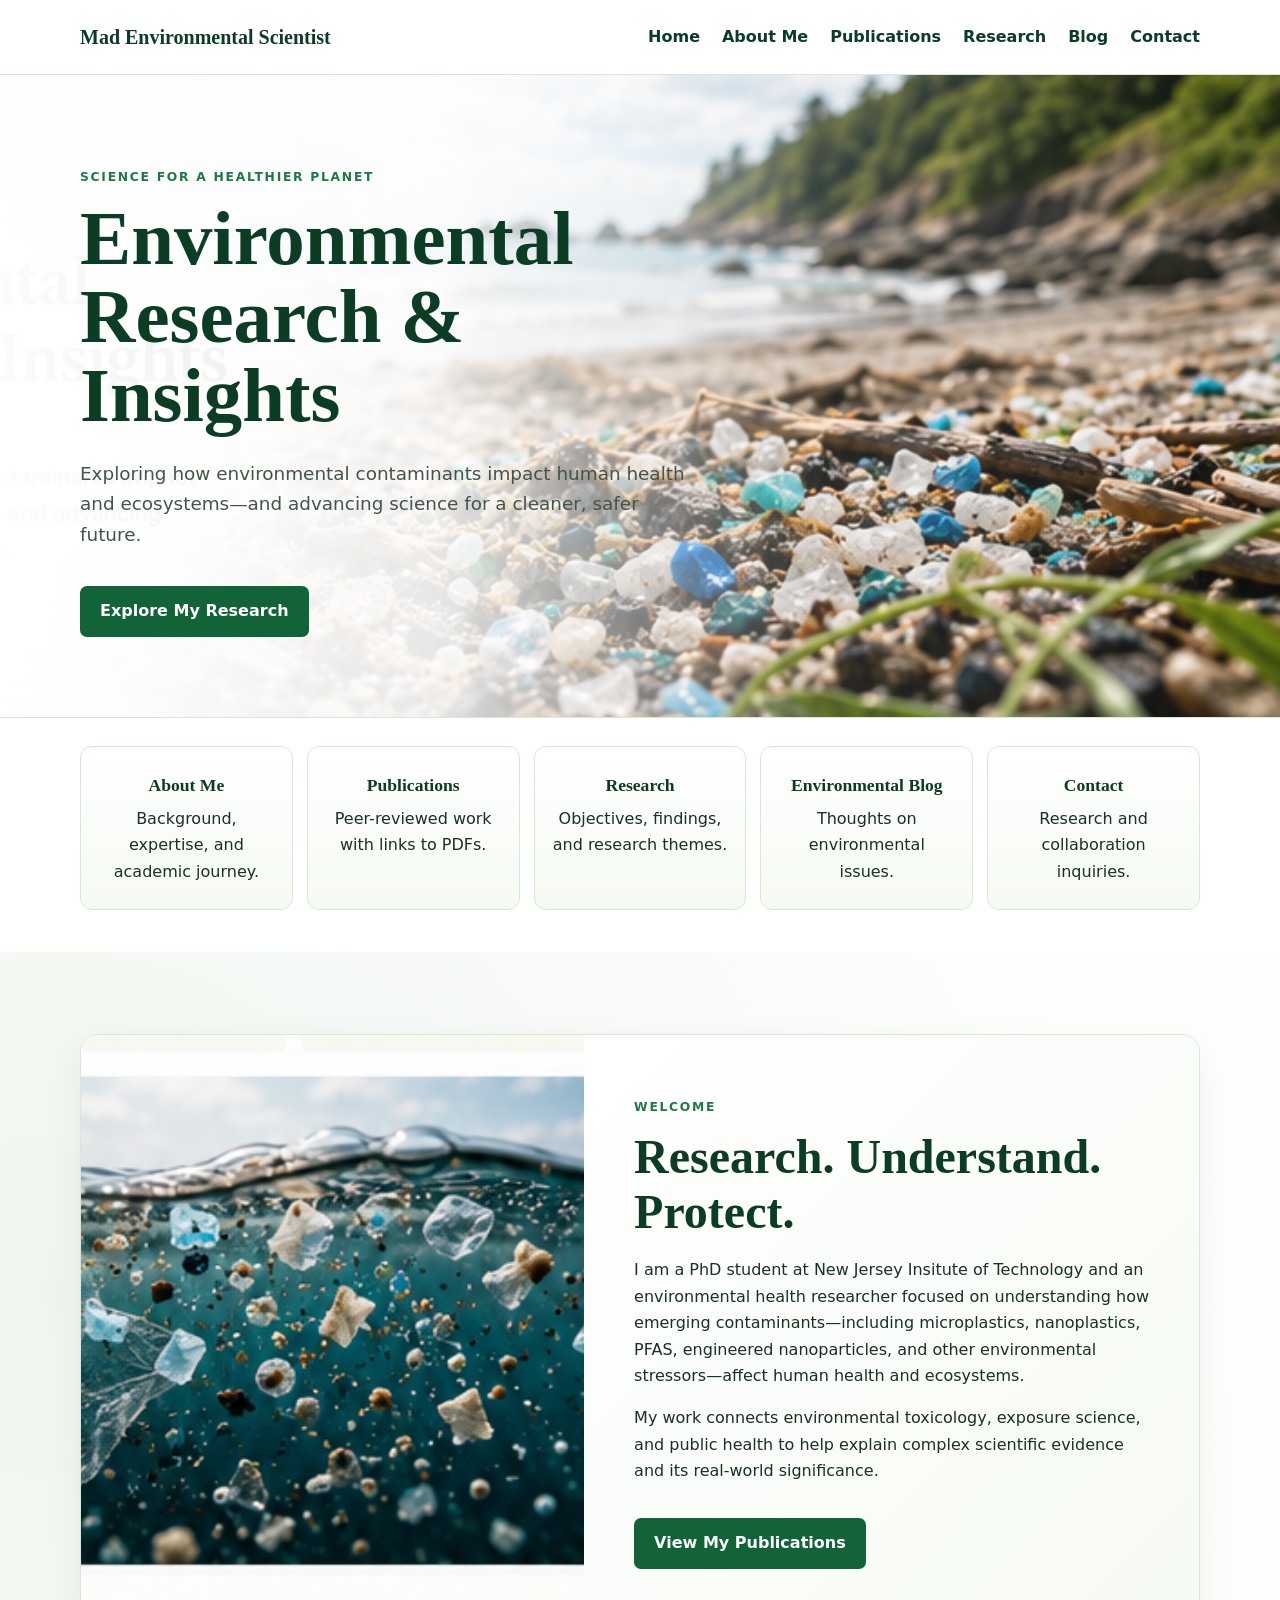
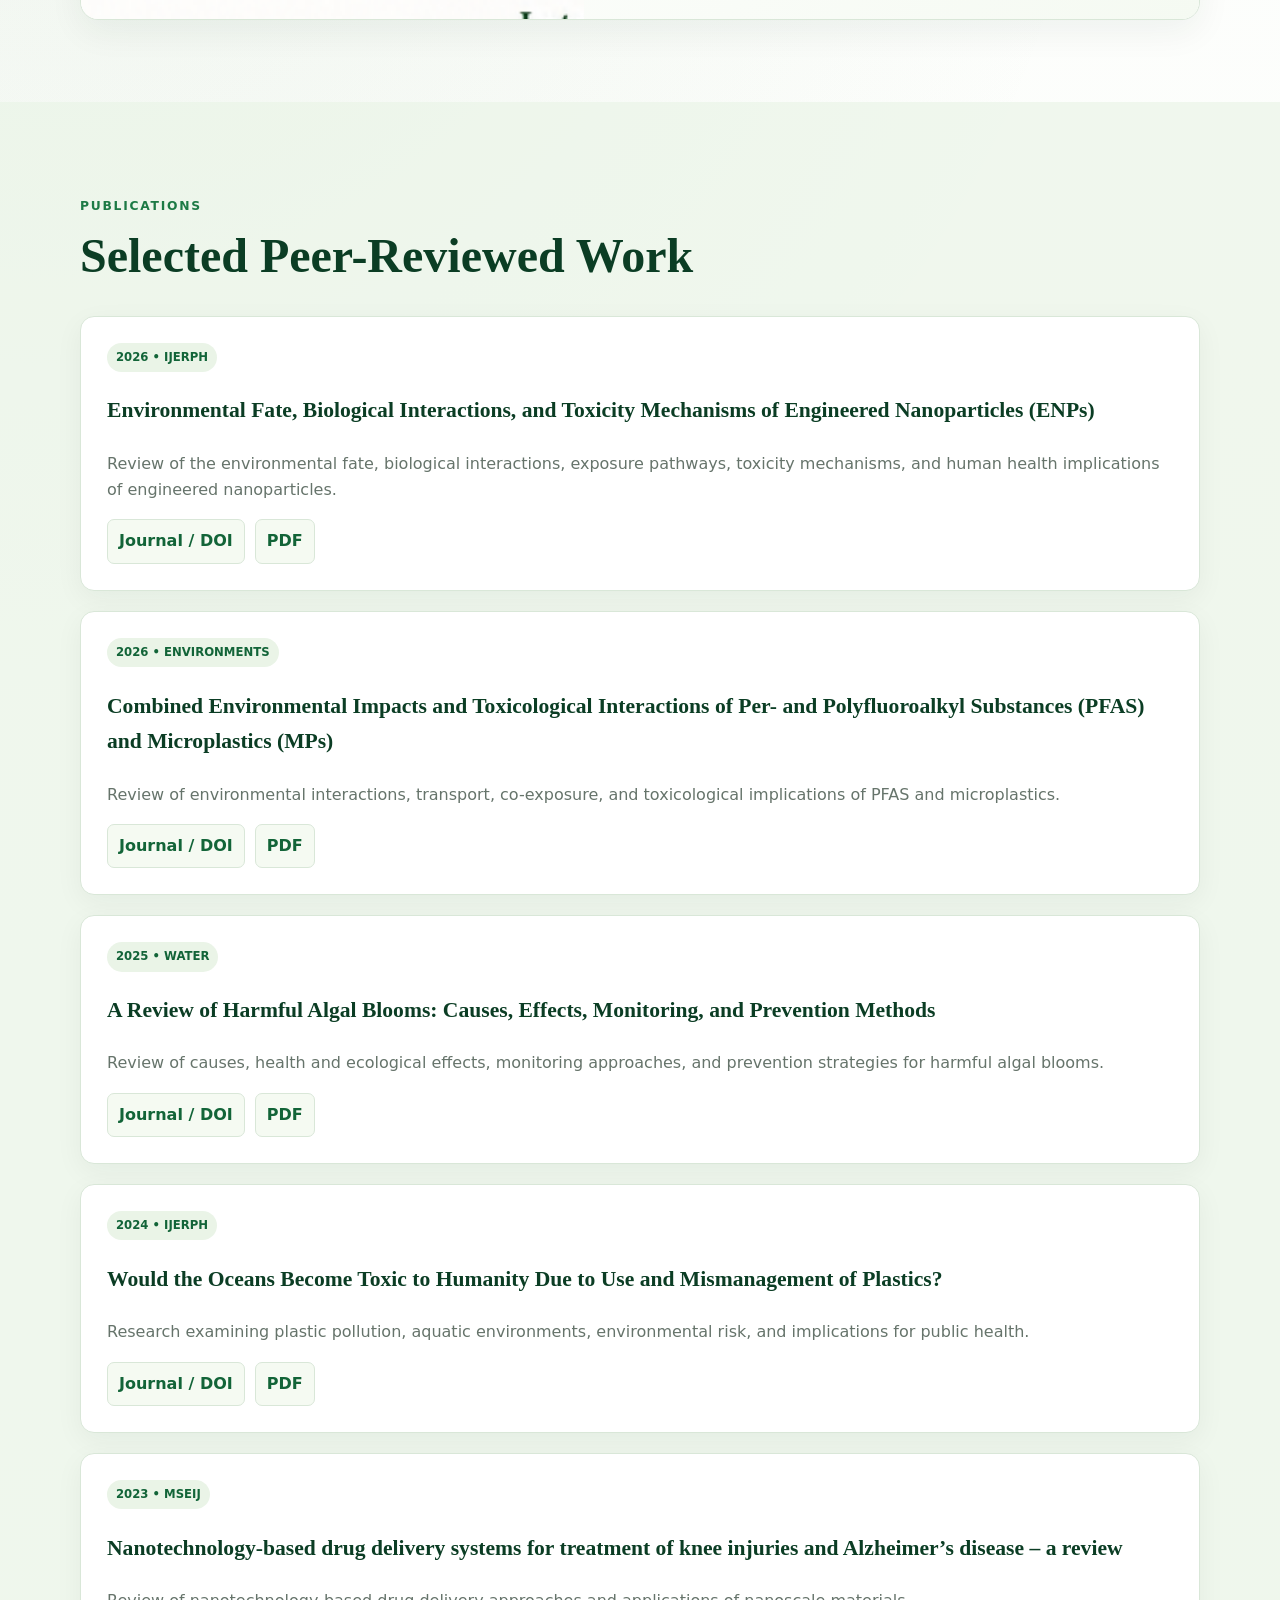
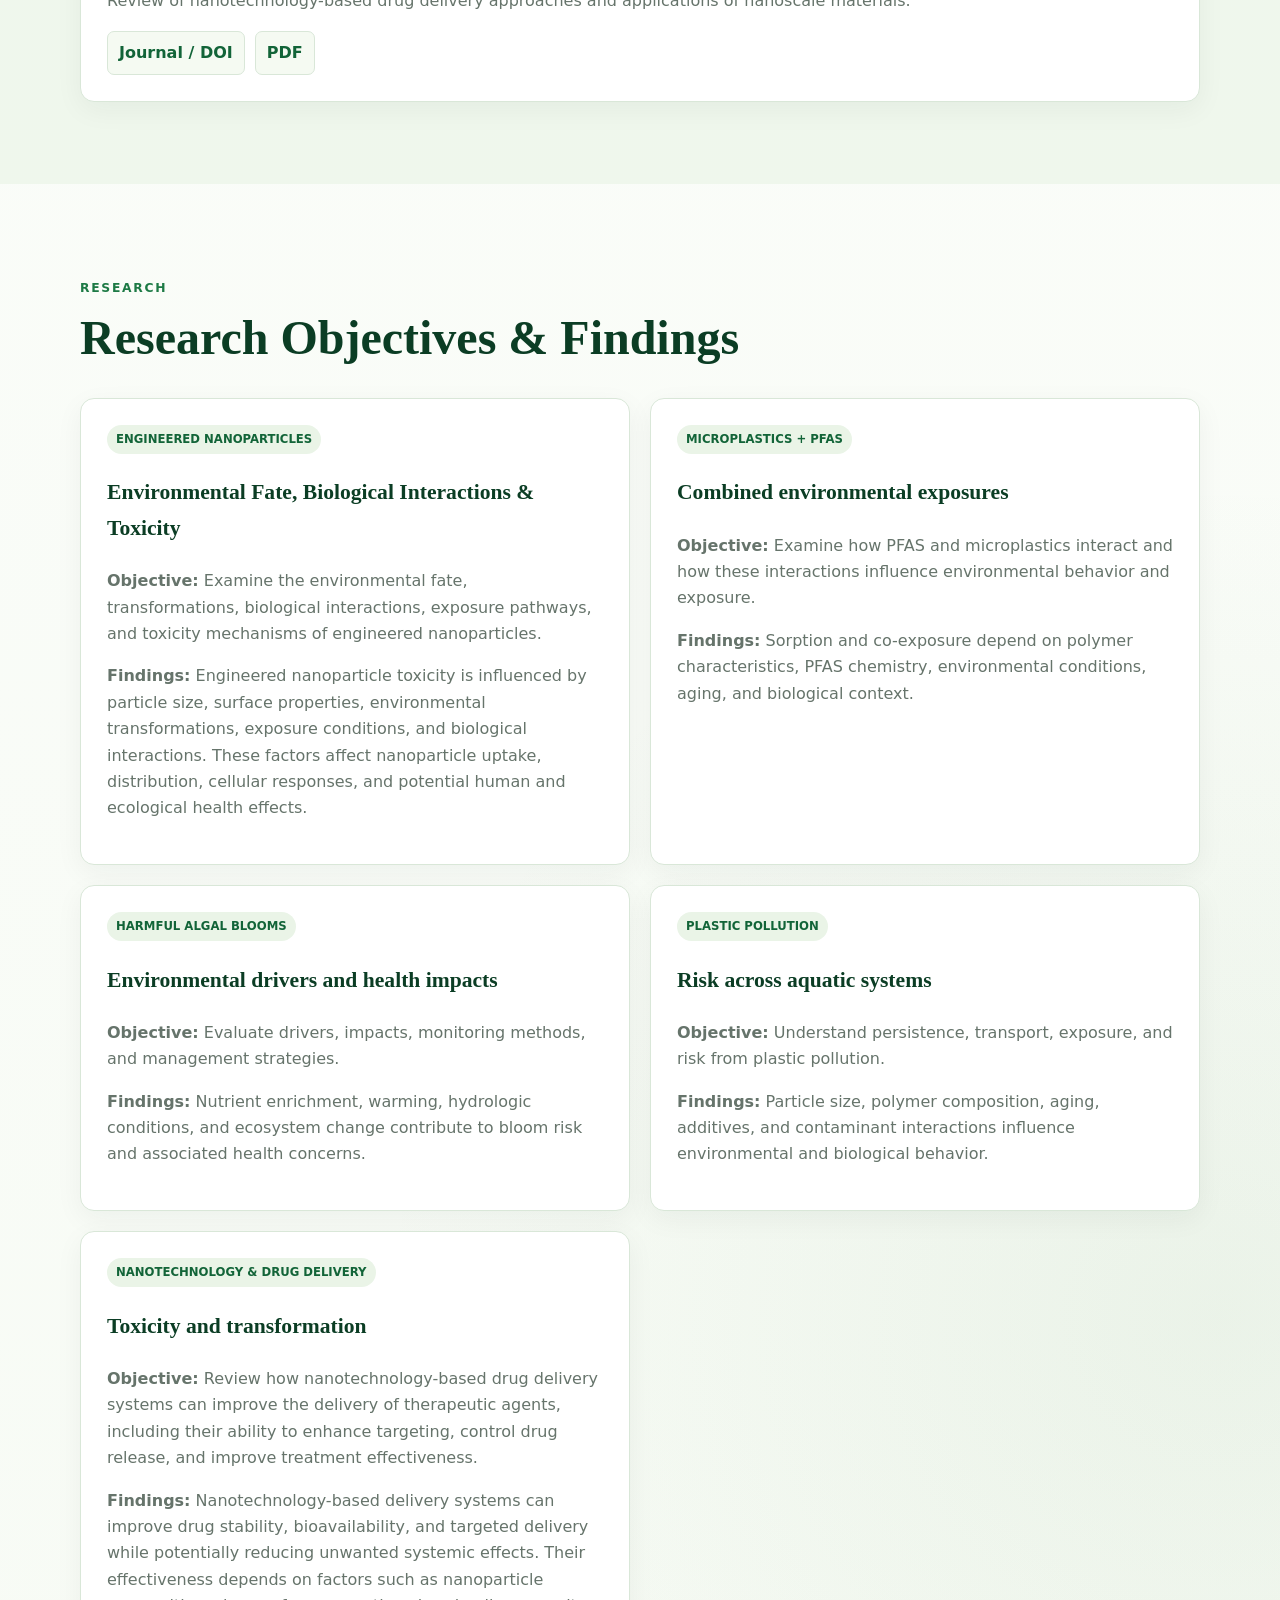
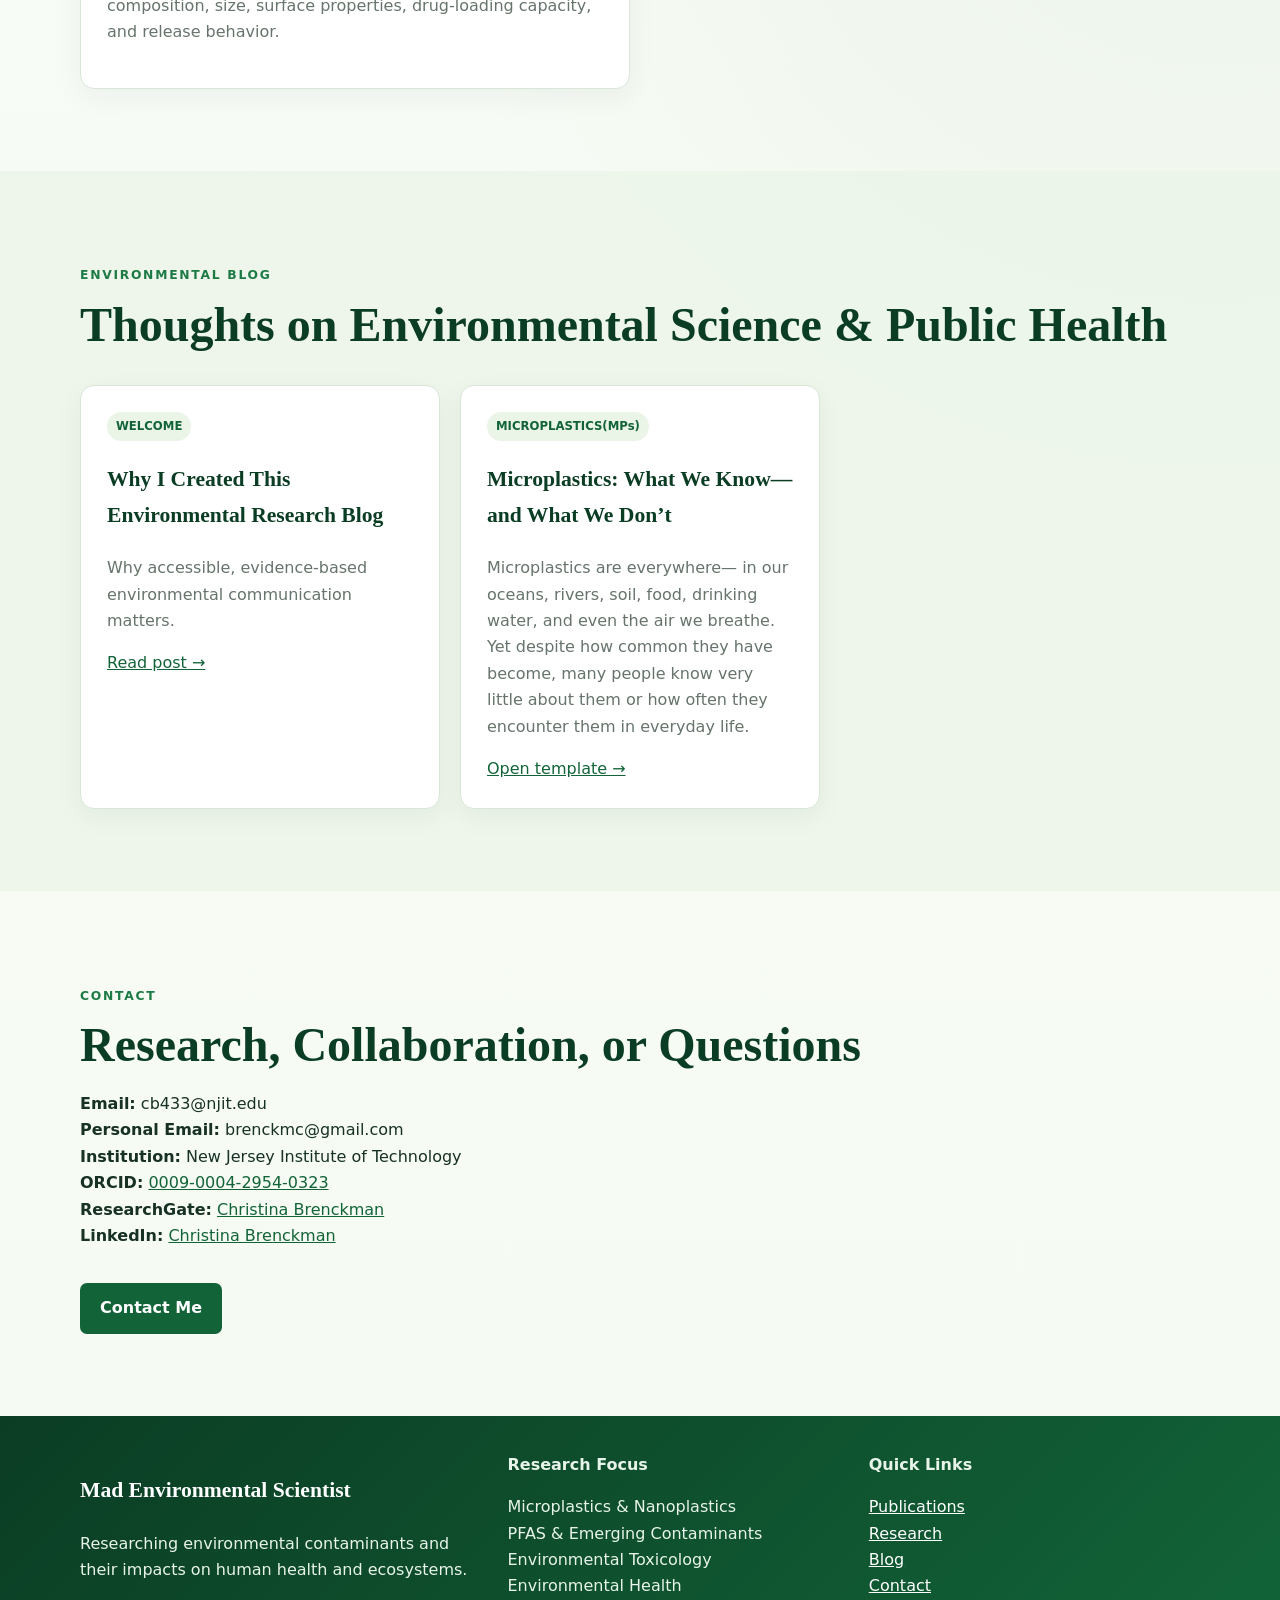
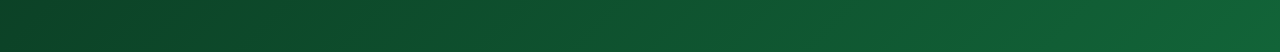
<file: index.html>
<!doctype html><html lang="en"><head><meta charset="utf-8"><meta name="viewport" content="width=device-width,initial-scale=1"><title>Christina M. Brenckman | Mad Environmental Scientist</title><meta name="description" content="Environmental health research, publications, and writing by Christina M. Brenckman."><link rel="stylesheet" href="style.css"></head><body><header class="site-header"><div class="container nav-wrap"><a class="logo" href="index.html">Mad Environmental Scientist</a><nav><a href="#home">Home</a><a href="#about">About Me</a><a href="#publications">Publications</a><a href="#research">Research</a><a href="#blog">Blog</a><a href="#contact">Contact</a></nav></div></header><main><section id="home" class="hero"><div class="container"><div class="hero-copy"><p class="eyebrow">SCIENCE FOR A HEALTHIER PLANET</p><h1>Environmental Research & Insights</h1><p class="lead">Exploring how environmental contaminants impact human health and ecosystems—and advancing science for a cleaner, safer future.</p><a class="btn" href="#research">Explore My Research</a></div></div></section><section class="quick"><div class="container quick-grid"><a class="quick-card" href="#about"><strong>About Me</strong>Background, expertise, and academic journey.</a><a class="quick-card" href="#publications"><strong>Publications</strong>Peer-reviewed work with links to PDFs.</a><a class="quick-card" href="#research"><strong>Research</strong>Objectives, findings, and research themes.</a><a class="quick-card" href="#blog"><strong>Environmental Blog</strong>Thoughts on environmental issues.</a><a class="quick-card" href="#contact"><strong>Contact</strong>Research and collaboration inquiries.</a></div></section><section id="about" class="section"><div class="container"><div class="about-grid"><div class="micro-img" aria-label="Microplastics suspended in water"></div><div class="about-copy"><p class="label">WELCOME</p><h2>Research. Understand. Protect.</h2><p>I am a PhD student at New Jersey Insitute of Technology and an environmental health researcher focused on understanding how emerging contaminants—including microplastics, nanoplastics, PFAS, engineered nanoparticles, and other environmental stressors—affect human health and ecosystems.</p><p>My work connects environmental toxicology, exposure science, and public health to help explain complex scientific evidence and its real-world significance.</p><a class="btn" href="#publications">View My Publications</a></div></div></div></section><section id="publications" class="section alt"><div class="container"><p class="label">PUBLICATIONS</p><h2>Selected Peer-Reviewed Work</h2><div class="pub-list"> <div class="card">
  <span class="pill"><div class="pub"></div>2026 • IJERPH</span>
  <h3>Environmental Fate, Biological Interactions, and Toxicity Mechanisms of Engineered Nanoparticles (ENPs)</h3>
  <p>Review of the environmental fate, biological interactions, exposure pathways, toxicity mechanisms, and human health implications of engineered nanoparticles.</p>
  <div class="links">
    <a href="https://doi.org/10.3390/ijerph23091103" target="_blank">Journal / DOI</a> <a href="pdfs/engineered-nanoparticles-review.pdf">PDF</a>
  </div>
</div>
  <div class="card"><span class="pill"> <div class="pub"></div>2026 • ENVIRONMENTS</span><h3>Combined Environmental Impacts and Toxicological Interactions of Per- and Polyfluoroalkyl Substances (PFAS) and Microplastics (MPs)</h3><p>Review of environmental interactions, transport, co-exposure, and toxicological implications of PFAS and microplastics.</p><div class="links"><a href="https://doi.org/10.3390/environments13010038" target="_blank">Journal / DOI</a><a href="pdfs/pfas-microplastics-review.pdf">PDF</a></div></div><div class="card"><span class="pill">2025 • WATER</span><h3>A Review of Harmful Algal Blooms: Causes, Effects, Monitoring, and Prevention Methods</h3><p>Review of causes, health and ecological effects, monitoring approaches, and prevention strategies for harmful algal blooms.</p><div class="links"><a href="https://doi.org/10.3390/w17131980" target="_blank">Journal / DOI</a><a href="pdfs/harmful-algal-blooms-review.pdf">PDF</a></div></div><div class="card"><span class="pill">2024 • IJERPH</span><h3>Would the Oceans Become Toxic to Humanity Due to Use and Mismanagement of Plastics?</h3><p>Research examining plastic pollution, aquatic environments, environmental risk, and implications for public health.</p><div class="links"><a href="https://doi.org/10.3390/ijerph22010017" target="_blank">Journal / DOI</a><a href="pdfs/plastics-ocean-risk.pdf">PDF</a></div></div><div class="card"><span class="pill">2023 • MSEIJ</span><h3>Nanotechnology-based drug delivery systems for treatment of knee injuries and Alzheimer’s disease – a review</h3><p>Review of nanotechnology-based drug delivery approaches and applications of nanoscale materials.</p><div class="links"><a href="https://doi.org/10.15406/mseij.2023.07.00220" target="_blank">Journal / DOI</a><a href="pdfs/nanotechnology-drug-delivery-review.pdf">PDF</a></div></div></div></div></section><section id="research" class="section"><div class="container">
<p class="label">RESEARCH</p><h2>Research Objectives & Findings</h2><div class="research-grid">
  <div class="card">
  <span class="pill">ENGINEERED NANOPARTICLES</span>
  <h3>Environmental Fate, Biological Interactions & Toxicity</h3>
  <p><strong>Objective:</strong> Examine the environmental fate, transformations, biological interactions, exposure pathways, and toxicity mechanisms of engineered nanoparticles.</p>
  <p><strong>Findings:</strong> Engineered nanoparticle toxicity is influenced by particle size, surface properties, environmental transformations, exposure conditions, and biological interactions. These factors affect nanoparticle uptake, distribution, cellular responses, and potential human and ecological health effects.</p>  <div class="links">
  </div>
</div><div class="card"><span class="pill">MICROPLASTICS + PFAS</span><h3>Combined environmental exposures</h3><p><strong>Objective:</strong> Examine how PFAS and microplastics interact and how these interactions influence environmental behavior and exposure.</p><p><strong>Findings:</strong> Sorption and co-exposure depend on polymer characteristics, PFAS chemistry, environmental conditions, aging, and biological context.</p></div><div class="card"><span class="pill">HARMFUL ALGAL BLOOMS</span><h3>Environmental drivers and health impacts</h3><p><strong>Objective:</strong> Evaluate drivers, impacts, monitoring methods, and management strategies.</p><p><strong>Findings:</strong> Nutrient enrichment, warming, hydrologic conditions, and ecosystem change contribute to bloom risk and associated health concerns.</p></div><div class="card"><span class="pill">PLASTIC POLLUTION</span><h3>Risk across aquatic systems</h3><p><strong>Objective:</strong> Understand persistence, transport, exposure, and risk from plastic pollution.</p><p><strong>Findings:</strong> Particle size, polymer composition, aging, additives, and contaminant interactions influence environmental and biological behavior.</p></div><div class="card"><span class="pill">NANOTECHNOLOGY & DRUG DELIVERY</span><h3>Toxicity and transformation</h3><p><strong>Objective:</strong> Review how nanotechnology-based drug delivery systems can improve the delivery of therapeutic agents, including their ability to enhance targeting, control drug release, and improve treatment effectiveness.</p><p><strong>Findings:</strong> Nanotechnology-based delivery systems can improve drug stability, bioavailability, and targeted delivery while potentially reducing unwanted systemic effects. Their effectiveness depends on factors such as nanoparticle composition, size, surface properties, drug-loading capacity, and release behavior.</p></div></div></div></section><section id="blog" class="section alt"><div class="container"><p class="label">ENVIRONMENTAL BLOG</p><h2>Thoughts on Environmental Science & Public Health</h2><div class="blog-grid"><div class="card"><span class="pill">WELCOME</span><h3>Why I Created This Environmental Research Blog</h3><p>Why accessible, evidence-based environmental communication matters.</p><a href="blog/why-i-created-this-blog.html">Read post →</a></div><div class="card"><span class="pill">MICROPLASTICS(MPs)</span><h3>Microplastics: What We Know—and What We Don’t</h3><p>Microplastics are everywhere— in our oceans, rivers, soil, food, drinking water, and even the air we breathe. Yet despite how common they have become, many people know very little about them or how often they encounter them in everyday life.</p><a href="blog/post-template.html">Open template →</a></div></div></div></section><section id="contact" class="section"><div class="container"><p class="label">CONTACT</p><h2>Research, Collaboration, or Questions</h2><p><strong>Email:</strong> cb433@njit.edu<br><strong>Personal Email:</strong> brenckmc@gmail.com<br><strong>Institution:</strong> New Jersey Institute of Technology<br><strong>ORCID:</strong> <a href="https://orcid.org/0009-0004-2954-0323" target="_blank">0009-0004-2954-0323</a><br><strong>ResearchGate:</strong> <a href="https://www.researchgate.net/profile/Christina_Brenckman?ev=hdr_xprf" target="_blank">Christina Brenckman</a><br><strong>LinkedIn:</strong> <a href="https://www.linkedin.com/in/christina-brenckman/" target="_blank">Christina Brenckman</a></p><a class="btn" href="mailto:brenckmc@gmail.com">Contact Me</a></div></section></main><footer><div class="container footer-grid"><div><h3 style="color:white">Mad Environmental Scientist</h3><p>Researching environmental contaminants and their impacts on human health and ecosystems.</p></div><div><strong>Research Focus</strong><p>Microplastics & Nanoplastics<br>PFAS & Emerging Contaminants<br>Environmental Toxicology<br>Environmental Health</p></div><div><strong>Quick Links</strong><p><a href="#publications">Publications</a><br><a href="#research">Research</a><br><a href="#blog">Blog</a><br><a href="#contact">Contact</a></p></div></div></footer></body></html>
</file>
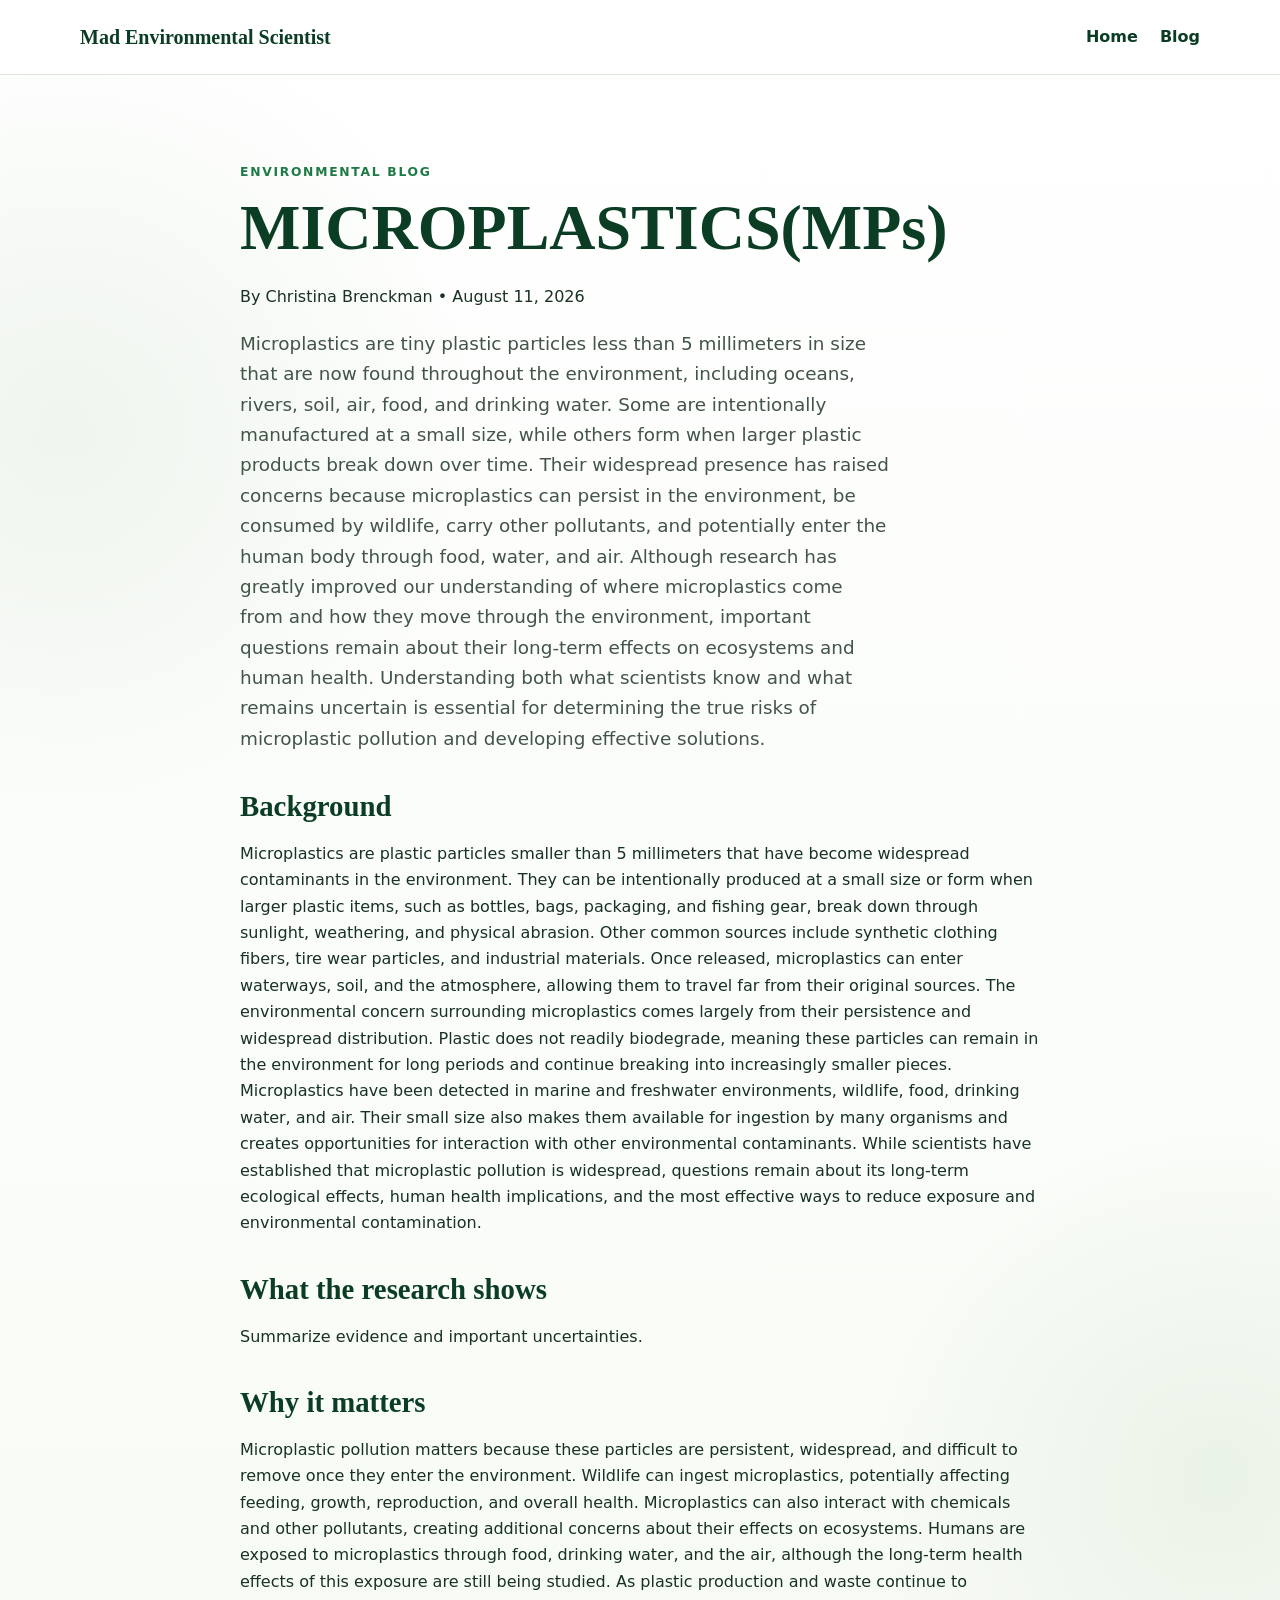
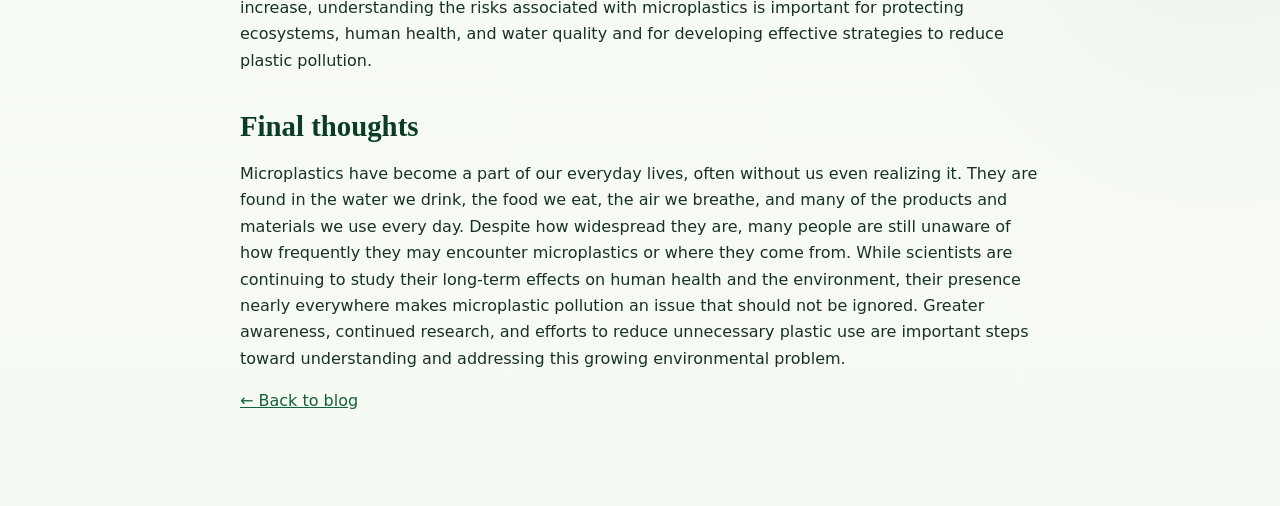
<file: blog/post-template.html>
<!doctype html><html lang="en"><head><meta charset="utf-8"><meta name="viewport" content="width=device-width,initial-scale=1"><title>POST TITLE</title><link rel="stylesheet" href="../style.css"></head><body><header class="site-header"><div class="container nav-wrap"><a class="logo" href="../index.html">Mad Environmental Scientist</a><nav><a href="../index.html">Home</a><a href="../index.html#blog">Blog</a></nav></div></header><main class="article"><article class="container"><p class="label">ENVIRONMENTAL BLOG</p><h1>MICROPLASTICS(MPs)</h1><p>By Christina Brenckman • August 11, 2026</p><p class="lead">Microplastics are tiny plastic particles less than 5 millimeters in size that are now found throughout the environment, including oceans, rivers, soil, air, food, and drinking water. Some are intentionally manufactured at a small size, while others form when larger plastic products break down over time. Their widespread presence has raised concerns because microplastics can persist in the environment, be consumed by wildlife, carry other pollutants, and potentially enter the human body through food, water, and air. Although research has greatly improved our understanding of where microplastics come from and how they move through the environment, important questions remain about their long-term effects on ecosystems and human health. Understanding both what scientists know and what remains uncertain is essential for determining the true risks of microplastic pollution and developing effective solutions.</p><h2>Background</h2><p>Microplastics are plastic particles smaller than 5 millimeters that have become widespread contaminants in the environment. They can be intentionally produced at a small size or form when larger plastic items, such as bottles, bags, packaging, and fishing gear, break down through sunlight, weathering, and physical abrasion. Other common sources include synthetic clothing fibers, tire wear particles, and industrial materials. Once released, microplastics can enter waterways, soil, and the atmosphere, allowing them to travel far from their original sources. The environmental concern surrounding microplastics comes largely from their persistence and widespread distribution. Plastic does not readily biodegrade, meaning these particles can remain in the environment for long periods and continue breaking into increasingly smaller pieces. Microplastics have been detected in marine and freshwater environments, wildlife, food, drinking water, and air. Their small size also makes them available for ingestion by many organisms and creates opportunities for interaction with other environmental contaminants. While scientists have established that microplastic pollution is widespread, questions remain about its long-term ecological effects, human health implications, and the most effective ways to reduce exposure and environmental contamination.</p><h2>What the research shows</h2><p>Summarize evidence and important uncertainties.</p><h2>Why it matters</h2><p>Microplastic pollution matters because these particles are persistent, widespread, and difficult to remove once they enter the environment. Wildlife can ingest microplastics, potentially affecting feeding, growth, reproduction, and overall health. Microplastics can also interact with chemicals and other pollutants, creating additional concerns about their effects on ecosystems. Humans are exposed to microplastics through food, drinking water, and the air, although the long-term health effects of this exposure are still being studied. As plastic production and waste continue to increase, understanding the risks associated with microplastics is important for protecting ecosystems, human health, and water quality and for developing effective strategies to reduce plastic pollution.</p><h2>Final thoughts</h2><p>Microplastics have become a part of our everyday lives, often without us even realizing it. They are found in the water we drink, the food we eat, the air we breathe, and many of the products and materials we use every day. Despite how widespread they are, many people are still unaware of how frequently they may encounter microplastics or where they come from. While scientists are continuing to study their long-term effects on human health and the environment, their presence nearly everywhere makes microplastic pollution an issue that should not be ignored. Greater awareness, continued research, and efforts to reduce unnecessary plastic use are important steps toward understanding and addressing this growing environmental problem.</p><p><a href="../index.html#blog">← Back to blog</a></p></article></main></body></html>
</file>
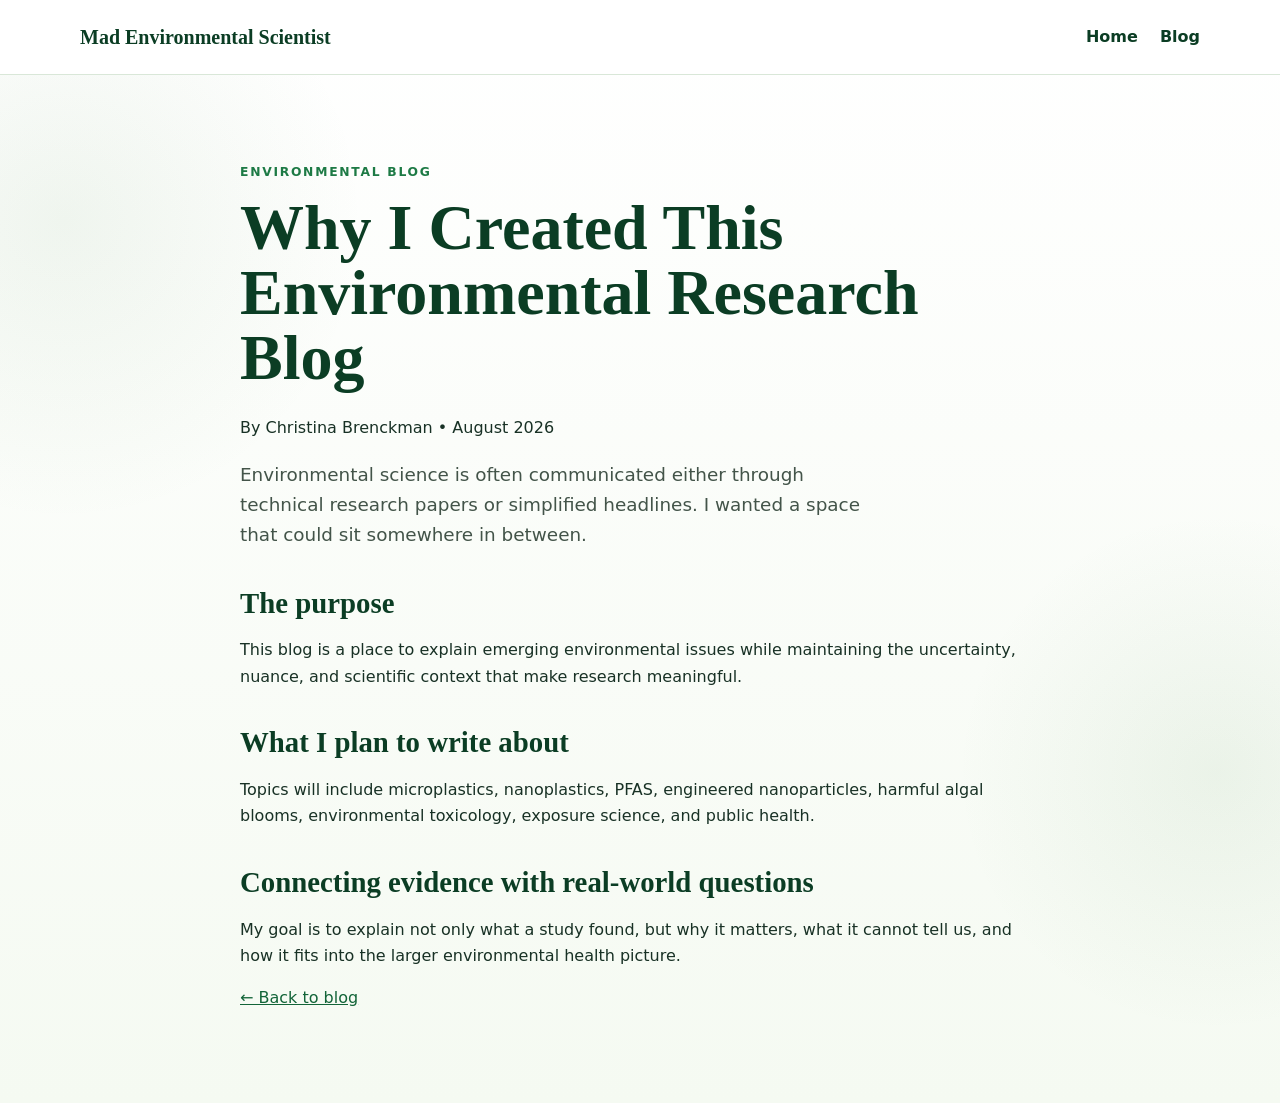
<file: blog/why-i-created-this-blog.html>
<!doctype html><html lang="en"><head><meta charset="utf-8"><meta name="viewport" content="width=device-width,initial-scale=1"><title>Why I Created This Environmental Research Blog</title><link rel="stylesheet" href="../style.css"></head><body><header class="site-header"><div class="container nav-wrap"><a class="logo" href="../index.html">Mad Environmental Scientist</a><nav><a href="../index.html">Home</a><a href="../index.html#blog">Blog</a></nav></div></header><main class="article"><article class="container"><p class="label">ENVIRONMENTAL BLOG</p><h1>Why I Created This Environmental Research Blog</h1><p>By Christina Brenckman • August 2026</p><p class="lead">Environmental science is often communicated either through technical research papers or simplified headlines. I wanted a space that could sit somewhere in between.</p><h2>The purpose</h2><p>This blog is a place to explain emerging environmental issues while maintaining the uncertainty, nuance, and scientific context that make research meaningful.</p><h2>What I plan to write about</h2><p>Topics will include microplastics, nanoplastics, PFAS, engineered nanoparticles, harmful algal blooms, environmental toxicology, exposure science, and public health.</p><h2>Connecting evidence with real-world questions</h2><p>My goal is to explain not only what a study found, but why it matters, what it cannot tell us, and how it fits into the larger environmental health picture.</p><p><a href="../index.html#blog">← Back to blog</a></p></article></main></body></html>
</file>
<file: style.css>
*{box-sizing:border-box}:root{--g950:#0b3d24;--g900:#0d4f2d;--g800:#126438;--g700:#1d7a45;--g100:#eaf4e7;--g50:#f5faf2;--text:#183125;--muted:#66746b;--line:#d9e7d8}html{scroll-behavior:smooth}body{margin:0;color:var(--text);font-family:Inter,system-ui,-apple-system,"Segoe UI",sans-serif;line-height:1.65;background:radial-gradient(circle at 5% 20%,rgba(76,139,72,.08),transparent 20%),radial-gradient(circle at 95% 70%,rgba(76,139,72,.08),transparent 18%),linear-gradient(180deg,#fff,var(--g50))}a{color:var(--g800)}.container{width:min(1120px,calc(100% - 40px));margin:0 auto}.site-header{position:sticky;top:0;z-index:10;background:rgba(255,255,255,.95);border-bottom:1px solid var(--line);backdrop-filter:blur(10px)}.nav-wrap{min-height:74px;display:flex;align-items:center;justify-content:space-between;gap:24px}.logo{font-family:Georgia,serif;color:var(--g950);text-decoration:none;font-weight:700;font-size:1.25rem}nav{display:flex;gap:22px;flex-wrap:wrap}nav a{text-decoration:none;color:var(--g950);font-weight:650}.hero{min-height:590px;display:flex;align-items:center;background:linear-gradient(90deg,rgba(255,255,255,.98) 0%,rgba(255,255,255,.90) 34%,rgba(255,255,255,.15) 64%,rgba(255,255,255,.05) 100%),url("assets/microplastics-beach.png") center/cover no-repeat;border-bottom:1px solid var(--line)}.hero-copy{max-width:610px;padding:80px 0}.eyebrow,.label{font-size:.77rem;letter-spacing:.14em;font-weight:800;color:var(--g700)}h1,h2,h3{font-family:Georgia,"Times New Roman",serif;color:var(--g950)}h1{font-size:clamp(3rem,6vw,5.4rem);line-height:1.02;margin:10px 0 24px}h2{font-size:clamp(2rem,4vw,3rem);line-height:1.14;margin:8px 0 18px}h3{font-size:1.35rem}.lead{font-size:1.15rem;color:#435449;max-width:650px}.btn{display:inline-block;margin-top:18px;padding:12px 20px;border-radius:7px;background:var(--g800);color:#fff;text-decoration:none;font-weight:750}.quick{padding:28px 0 42px;background:#fff}.quick-grid{display:grid;grid-template-columns:repeat(5,1fr);gap:14px}.quick-card{padding:24px 18px;text-align:center;background:linear-gradient(180deg,#fff,var(--g50));border:1px solid var(--line);border-radius:12px;text-decoration:none;color:var(--text)}.quick-card strong{display:block;color:var(--g950);font-family:Georgia,serif;font-size:1.1rem;margin-bottom:6px}.section{padding:82px 0}.about-grid{display:grid;grid-template-columns:.9fr 1.1fr;background:#fff;border:1px solid var(--line);border-radius:18px;overflow:hidden;box-shadow:0 12px 35px rgba(24,49,37,.06)}.micro-img{min-height:430px;background:url("assets/microplastics-water.png") center/cover no-repeat}.about-copy{padding:50px;background:linear-gradient(135deg,#fff,var(--g50))}.pub-list,.research-grid,.blog-grid{display:grid;gap:20px;margin-top:32px}.research-grid{grid-template-columns:repeat(2,1fr)}.blog-grid{grid-template-columns:repeat(3,1fr)}.card{background:#fff;border:1px solid var(--line);border-radius:14px;padding:26px;box-shadow:0 8px 28px rgba(24,49,37,.05)}.card p{color:var(--muted)}.pill{display:inline-block;background:var(--g100);color:var(--g800);padding:5px 9px;border-radius:999px;font-weight:800;font-size:.73rem}.links{display:flex;gap:10px;flex-wrap:wrap;margin-top:14px}.links a{border:1px solid var(--line);padding:8px 11px;border-radius:7px;text-decoration:none;font-weight:700;background:var(--g50)}.alt{background:rgba(234,244,231,.65)}.note{padding:18px 20px;background:#fff;border:1px solid var(--line);border-left:4px solid var(--g700);border-radius:9px;margin-top:24px}footer{background:linear-gradient(135deg,var(--g950),var(--g800));color:#e8f4e9;padding:36px 0}footer a{color:#fff}.footer-grid{display:grid;grid-template-columns:1.2fr 1fr 1fr;gap:30px}.article{padding:75px 0;min-height:70vh}.article .container{max-width:800px}.article h1{font-size:clamp(2.7rem,5vw,4.5rem)}.article h2{font-size:1.8rem;margin-top:36px}@media(max-width:900px){.quick-grid{grid-template-columns:1fr 1fr}.about-grid,.research-grid,.blog-grid,.footer-grid{grid-template-columns:1fr}.micro-img{min-height:320px}}@media(max-width:620px){.nav-wrap{flex-direction:column;padding:14px 0}nav{justify-content:center;gap:13px}.hero{min-height:520px;background-position:62% center}.quick-grid{grid-template-columns:1fr}.about-copy{padding:30px}}
</file>
